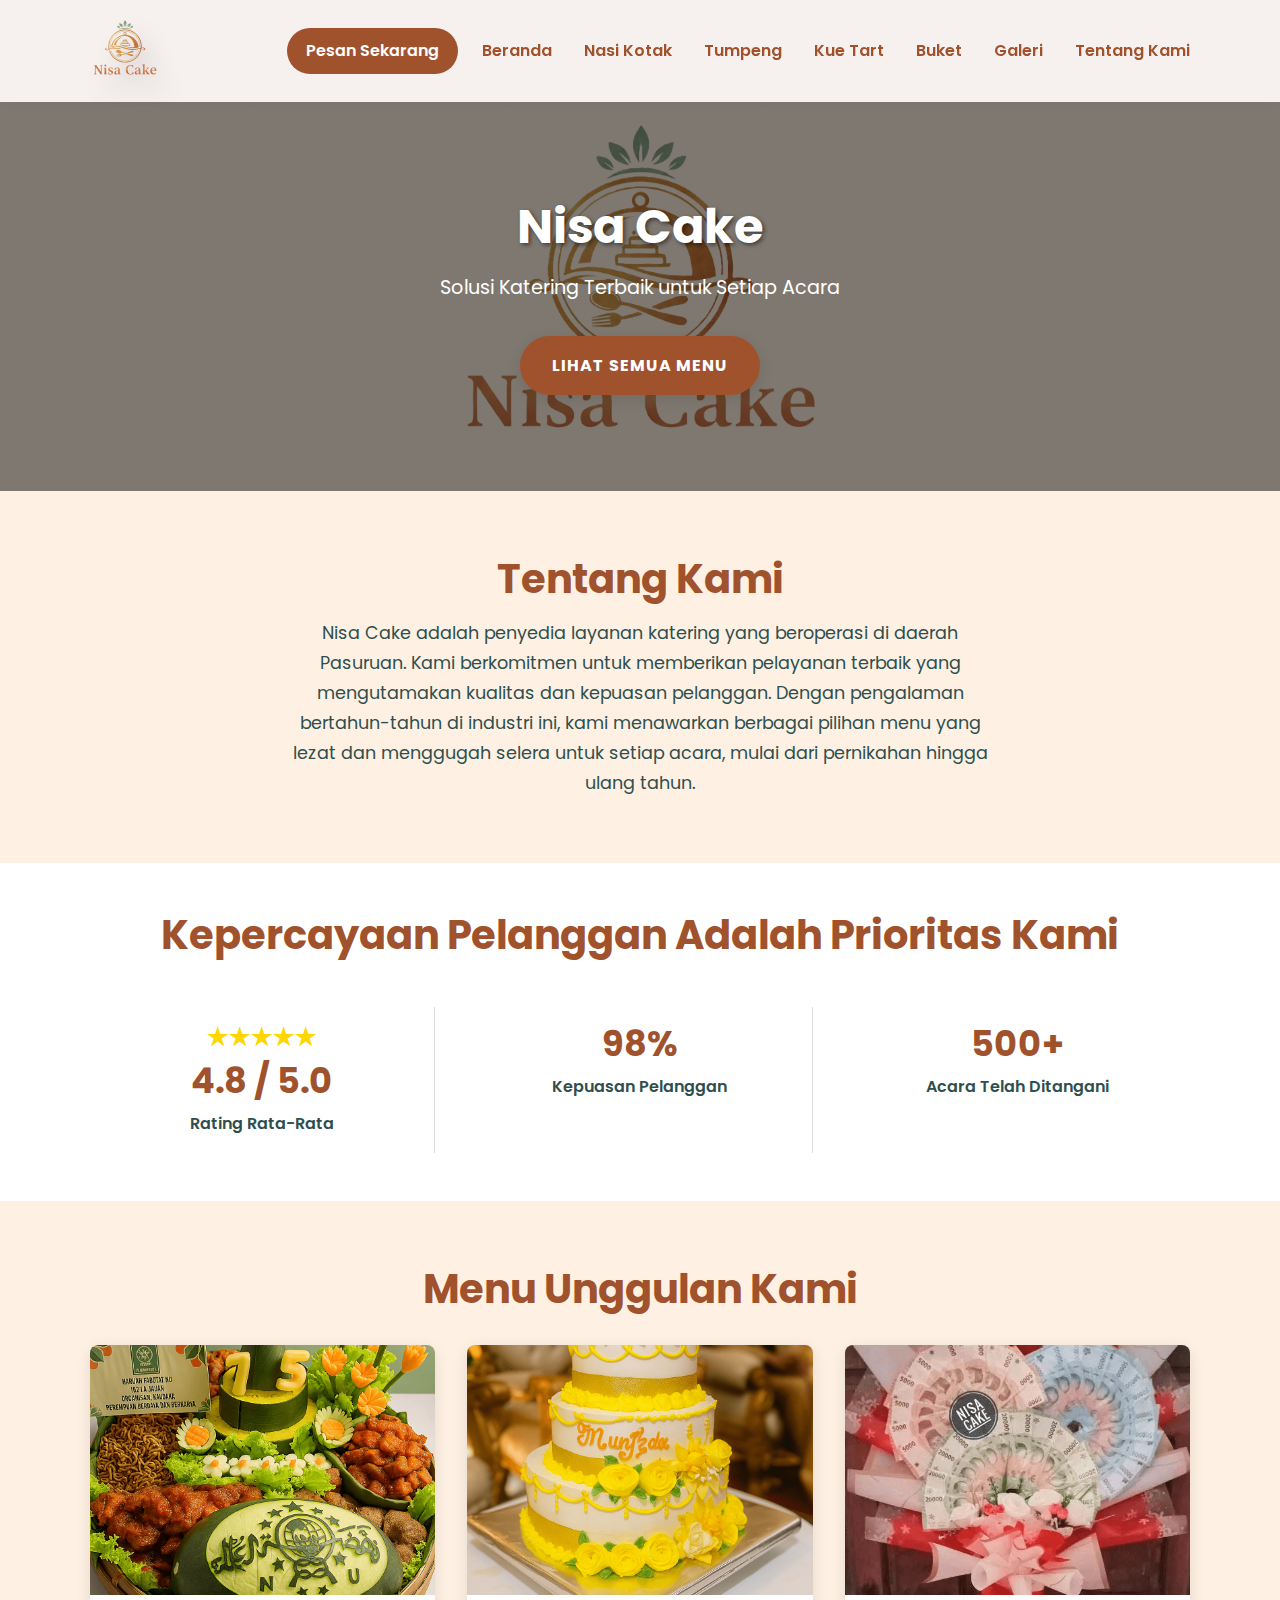
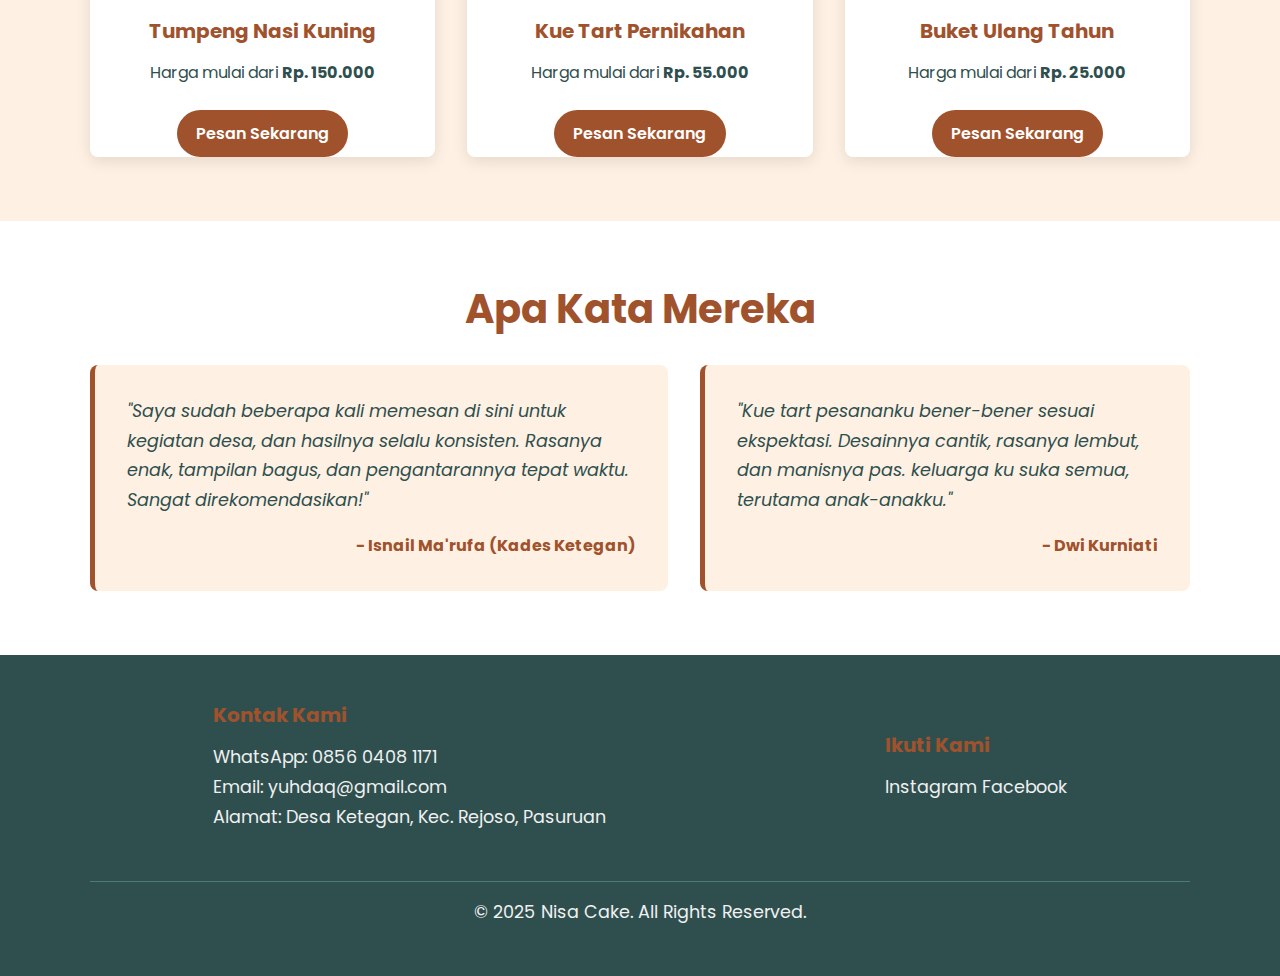
<file: index.html>
<!DOCTYPE html>
<html lang="id">
  <head>
    <meta charset="UTF-8" />
    <meta name="viewport" content="width=device-width, initial-scale=1.0" />
    <title>Nisa Cake - Solusi Katering Terbaik</title>
    <link rel="icon" href="images/favicon.webp" type="image/webp">
    <link rel="apple-touch-icon" href="images/favicon.webp">
    <meta name="description" content="Mengenal lebih dekat Nisa Cake & Katering..." />

    <link rel="stylesheet" href="styles/style.css" />

    <link rel="preconnect" href="https://fonts.googleapis.com" />
    <link rel="preconnect" href="https://fonts.gstatic.com" crossorigin />
    <link
      href="https://fonts.googleapis.com/css2?family=Poppins:wght@400;600;700&display=swap"
      rel="stylesheet"
    />
  </head>
  <body>
    <div id="header-placeholder"></div>

    <main>
      <section id="hero">
        <div class="container">
          <h1>Nisa Cake</h1>
          <p>Solusi Katering Terbaik untuk Setiap Acara</p>
          <a href="halaman-galeri.html" class="cta-button">Lihat Semua Menu</a>
        </div>
      </section>

      <section id="about">
        <div class="container">
          <h2>Tentang Kami</h2>
          <p>
            Nisa Cake adalah penyedia layanan katering yang beroperasi di daerah Pasuruan. Kami berkomitmen untuk memberikan pelayanan terbaik yang mengutamakan
            kualitas dan kepuasan pelanggan. Dengan pengalaman bertahun-tahun di industri ini, kami menawarkan berbagai pilihan menu yang lezat dan menggugah selera untuk setiap acara, mulai dari pernikahan hingga ulang tahun.
          </p>
        </div>
      </section>

      </section>

        <section id="stats">
            <div class="container">
                <h2>Kepercayaan Pelanggan Adalah Prioritas Kami</h2>
                <div class="stats-container">

                    <div class="stat-item">
                        <h3><span class="stars">★★★★★</span> 4.8 / 5.0</h3>
                        <p>Rating Rata-Rata</p>
                    </div>

                    <div class="stat-item">
                        <h3>98%</h3>
                        <p>Kepuasan Pelanggan</p>
                    </div>

                    <div class="stat-item">
                        <h3>500+</h3>
                        <p>Acara Telah Ditangani</p>
                    </div>

                </div>
            </div>
        </section>

      <section id="featured-menu">
        <div class="container">
          <h2>Menu Unggulan Kami</h2>
          <div class="gallery-container">
            <div class="gallery-item">
              <img src="images/produk-unggulan-1.png" alt="Tumpeng Nasi Kuning" />
              <h3>Tumpeng Nasi Kuning</h3>
              <p>Harga mulai dari <strong>Rp. 150.000</strong></p>
                      <a
                        href="https://wa.me/6285604081171?text=Halo,%20saya%20mengunjungi%20website%20Nisa%20Cake%20dan%20ingin%20bertanya%20tentang%20layanan%20katering%20untuk%20acara%20saya.%20Mohon%20informasinya."
                        target="_blank"
                        class="cta-button-header">
                        Pesan Sekarang
                      </a>
            </div>

            <div class="gallery-item">
              <img src="images/produk-unggulan-2.png" alt="Kue Tart Pernikahan" />
              <h3>Kue Tart Pernikahan</h3>
              <p>Harga mulai dari <strong>Rp. 55.000</strong></p>
                      <a
                        href="https://wa.me/6285604081171?text=Halo,%20saya%20mengunjungi%20website%20Nisa%20Cake%20dan%20ingin%20bertanya%20tentang%20layanan%20katering%20untuk%20acara%20saya.%20Mohon%20informasinya."
                        target="_blank"
                        class="cta-button-header">
                        Pesan Sekarang
                      </a>
            </div>

            <div class="gallery-item">
              <img src="images/produk-unggulan-3.png" alt="Buket Ulang Tahun" />
              <h3>Buket Ulang Tahun</h3>
              <p>Harga mulai dari <strong> Rp. 25.000</strong></p>
                      <a
                        href="https://wa.me/6285604081171?text=Halo,%20saya%20mengunjungi%20website%20Nisa%20Cake%20dan%20ingin%20bertanya%20tentang%20layanan%20katering%20untuk%20acara%20saya.%20Mohon%20informasinya."
                        target="_blank"
                        class="cta-button-header">
                        Pesan Sekarang
                      </a>
            </div>
          </div>
        </div>
      </section>

      <section id="testimonials" class="testimonial-section">
        <div class="container">
          <h2>Apa Kata Mereka</h2>
          <div class="testimonial-container">
            <article class="testimonial-card">
              <blockquote>
                "Saya sudah beberapa kali memesan di sini untuk kegiatan desa, dan hasilnya selalu konsisten. Rasanya enak, tampilan bagus, dan pengantarannya tepat waktu. Sangat direkomendasikan!"
              </blockquote>
              <p class="author">- Isnail Ma'rufa (Kades Ketegan)</p>
            </article>

            <article class="testimonial-card">
              <blockquote>
                "Kue tart pesananku bener-bener sesuai ekspektasi. Desainnya cantik, rasanya lembut, dan manisnya pas. keluarga ku suka semua, terutama anak-anakku."
              </blockquote>
              <p class="author">- Dwi Kurniati</p>
            </article>
          </div>
        </div>
      </section>
    </main>

    <div id="footer-placeholder"></div>

    <script src="script.js"></script>
  </body>
</html>
</file>
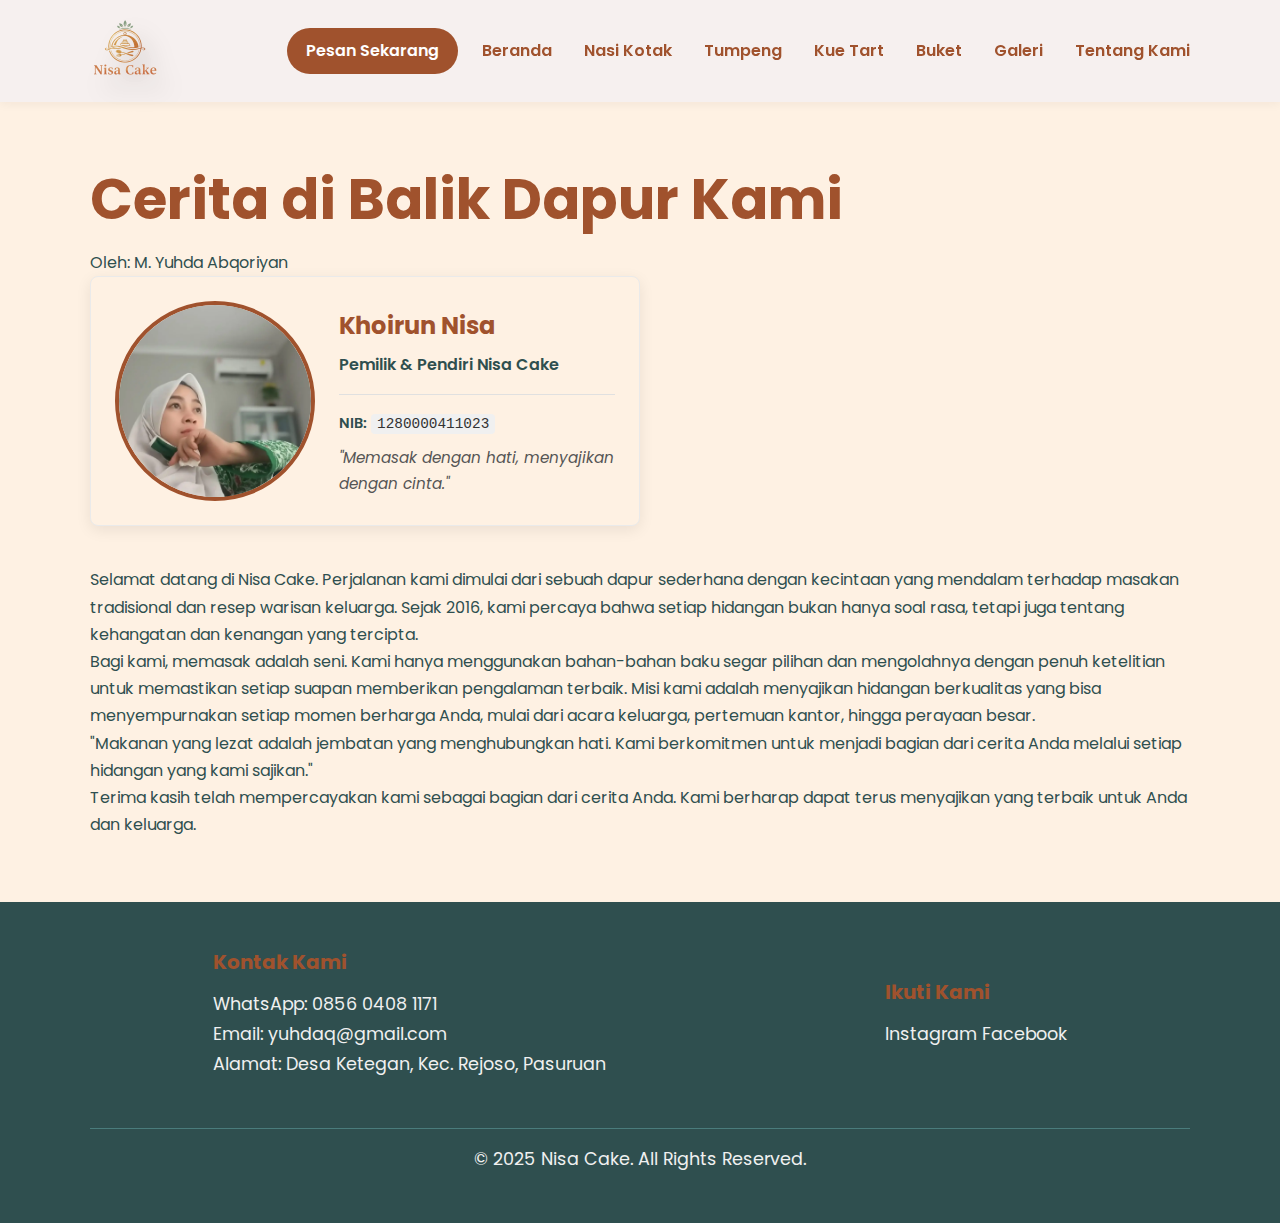
<file: about.html>
<!DOCTYPE html>
<html lang="id">
  <head>
    <meta charset="UTF-8" />
    <meta name="viewport" content="width=device-width, initial-scale=1.0" />
    <title>Nisa Cake - Solusi Katering Terbaik</title>
    <link rel="icon" href="images/favicon.webp" type="image/webp">
    <link rel="apple-touch-icon" href="images/favicon.webp">
    <meta name="description" content="Mengenal lebih dekat Nisa Cake & Katering..." />

    <link rel="stylesheet" href="styles/style.css" />

    <link rel="preconnect" href="https://fonts.googleapis.com" />
    <link rel="preconnect" href="https://fonts.gstatic.com" crossorigin />
    <link
      href="https://fonts.googleapis.com/css2?family=Poppins:wght@400;600;700&display=swap"
      rel="stylesheet"
    />
  </head>
  <body>
    <div id="header-placeholder"></div>

    <main>
        <section id="profile-page">
            <div class="container">
                <div class="profile-layout">

                  <h1 class="profile-title">Cerita di Balik Dapur Kami</h1>
                  <p class="profile-subtitle">Oleh: M. Yuhda Abqoriyan</p>

                  <div class="profile-card">
                      <div class="card-photo">
                          <img src="images/profil.webp" alt="Khoirun Nisa">
                      </div>
                      <div class="card-info">
                          <h4>Khoirun Nisa</h4>
                          <p class="card-title">Pemilik & Pendiri Nisa Cake</p>
                          <hr class="card-divider">
                          <p class="card-id">
                              <span>NIB:</span>
                              <code>1280000411023</code>
                          </p>
                          <p class="card-motto">"Memasak dengan hati, menyajikan dengan cinta."</p>
                      </div>
                  </div>

                    <div class="profile-text-container">

                        <p>Selamat datang di Nisa Cake. Perjalanan kami dimulai dari sebuah dapur sederhana dengan kecintaan yang mendalam terhadap masakan tradisional dan resep warisan keluarga. Sejak 2016, kami percaya bahwa setiap hidangan bukan hanya soal rasa, tetapi juga tentang kehangatan dan kenangan yang tercipta.</p>

                        <p>Bagi kami, memasak adalah seni. Kami hanya menggunakan bahan-bahan baku segar pilihan dan mengolahnya dengan penuh ketelitian untuk memastikan setiap suapan memberikan pengalaman terbaik. Misi kami adalah menyajikan hidangan berkualitas yang bisa menyempurnakan setiap momen berharga Anda, mulai dari acara keluarga, pertemuan kantor, hingga perayaan besar.</p>

                        <blockquote>
                            "Makanan yang lezat adalah jembatan yang menghubungkan hati. Kami berkomitmen untuk menjadi bagian dari cerita Anda melalui setiap hidangan yang kami sajikan."
                        </blockquote>

                        <p>Terima kasih telah mempercayakan kami sebagai bagian dari cerita Anda. Kami berharap dapat terus menyajikan yang terbaik untuk Anda dan keluarga.</p>
                    </div>

                </div>
            </div>
        </section>
    </main>

    <div id="footer-placeholder"></div>
    <script src="script.js"></script>
  </body>
</html>
</file>
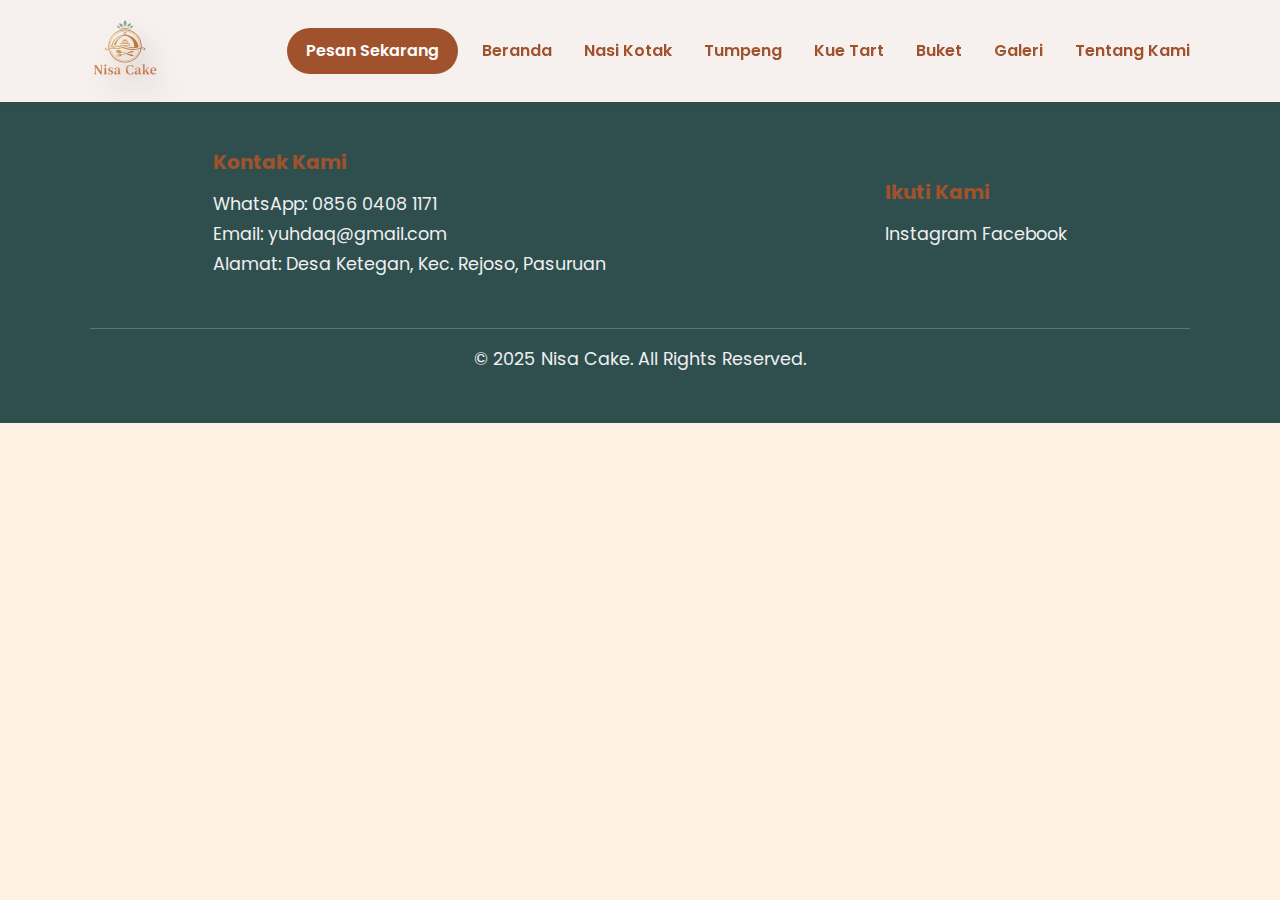
<file: halaman-buket.html>
<!DOCTYPE html>
<html lang="id">
  <head>
    <meta charset="UTF-8" />
    <meta name="viewport" content="width=device-width, initial-scale=1.0" />
    <title>Nisa Cake - Solusi Katering Terbaik</title>
    <link rel="icon" href="images/favicon.webp" type="image/webp">
    <link rel="apple-touch-icon" href="images/favicon.webp">
    <meta name="description" content="Mengenal lebih dekat Nisa Cake & Katering..." />

    <link rel="stylesheet" href="styles/style.css" />

    <link rel="preconnect" href="https://fonts.googleapis.com" />
    <link rel="preconnect" href="https://fonts.gstatic.com" crossorigin />
    <link
      href="https://fonts.googleapis.com/css2?family=Poppins:wght@400;600;700&display=swap"
      rel="stylesheet"
    />
  </head>
  <body>
    <div id="header-placeholder"></div>

    

    <div id="footer-placeholder"></div>
    <script src="script.js"></script>
  </body>
</html>
</file>
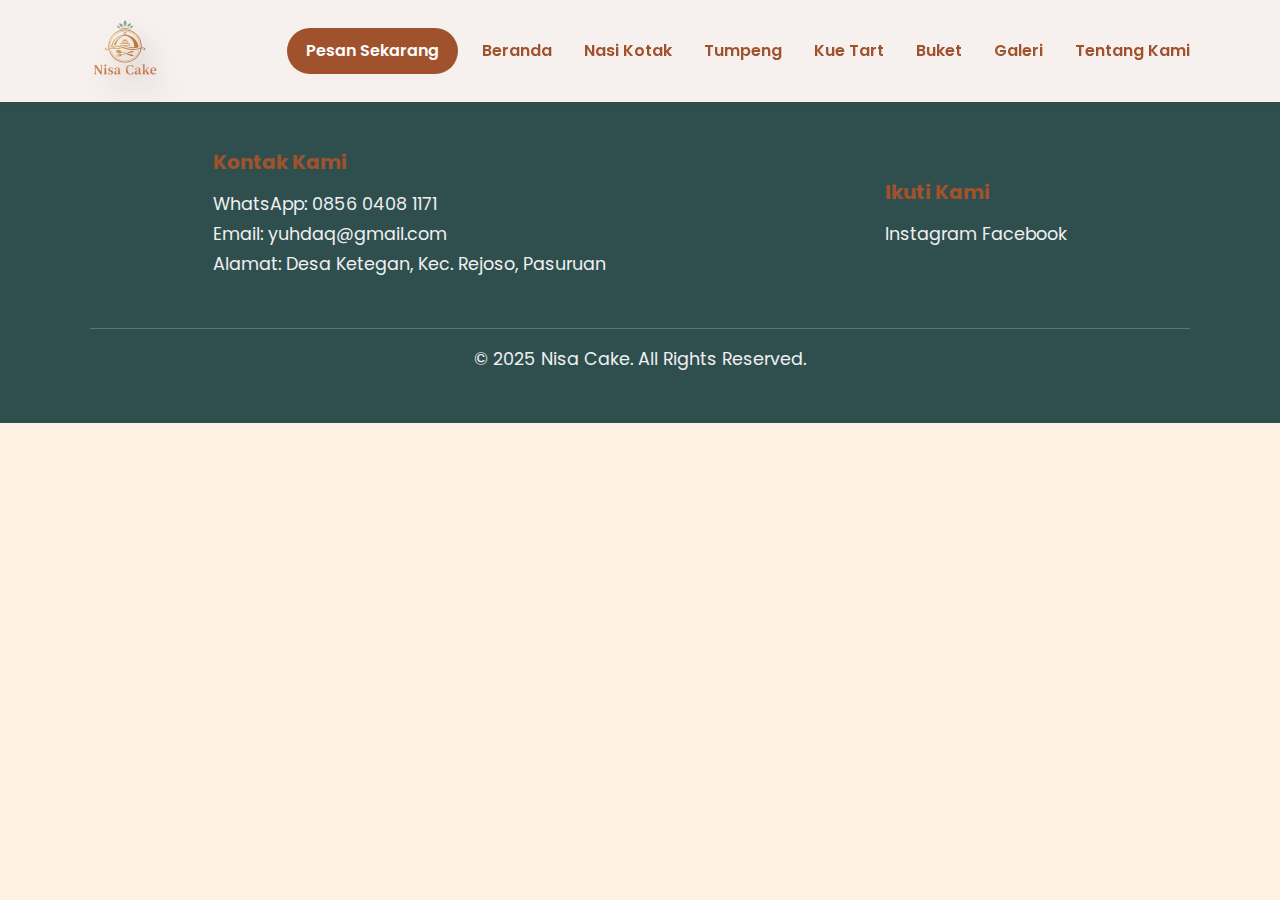
<file: halaman-galeri.html>
<!DOCTYPE html>
<html lang="id">
  <head>
    <meta charset="UTF-8" />
    <meta name="viewport" content="width=device-width, initial-scale=1.0" />
    <title>Nisa Cake - Solusi Katering Terbaik</title>
    <link rel="icon" href="images/favicon.webp" type="image/webp">
    <link rel="apple-touch-icon" href="images/favicon.webp">
    <meta name="description" content="Mengenal lebih dekat Nisa Cake & Katering..." />

    <link rel="stylesheet" href="styles/style.css" />

    <link rel="preconnect" href="https://fonts.googleapis.com" />
    <link rel="preconnect" href="https://fonts.gstatic.com" crossorigin />
    <link
      href="https://fonts.googleapis.com/css2?family=Poppins:wght@400;600;700&display=swap"
      rel="stylesheet"
    />
  </head>
  <body>
    <div id="header-placeholder"></div>



    <div id="footer-placeholder"></div>
    <script src="script.js"></script>
  </body>
</html>
</file>
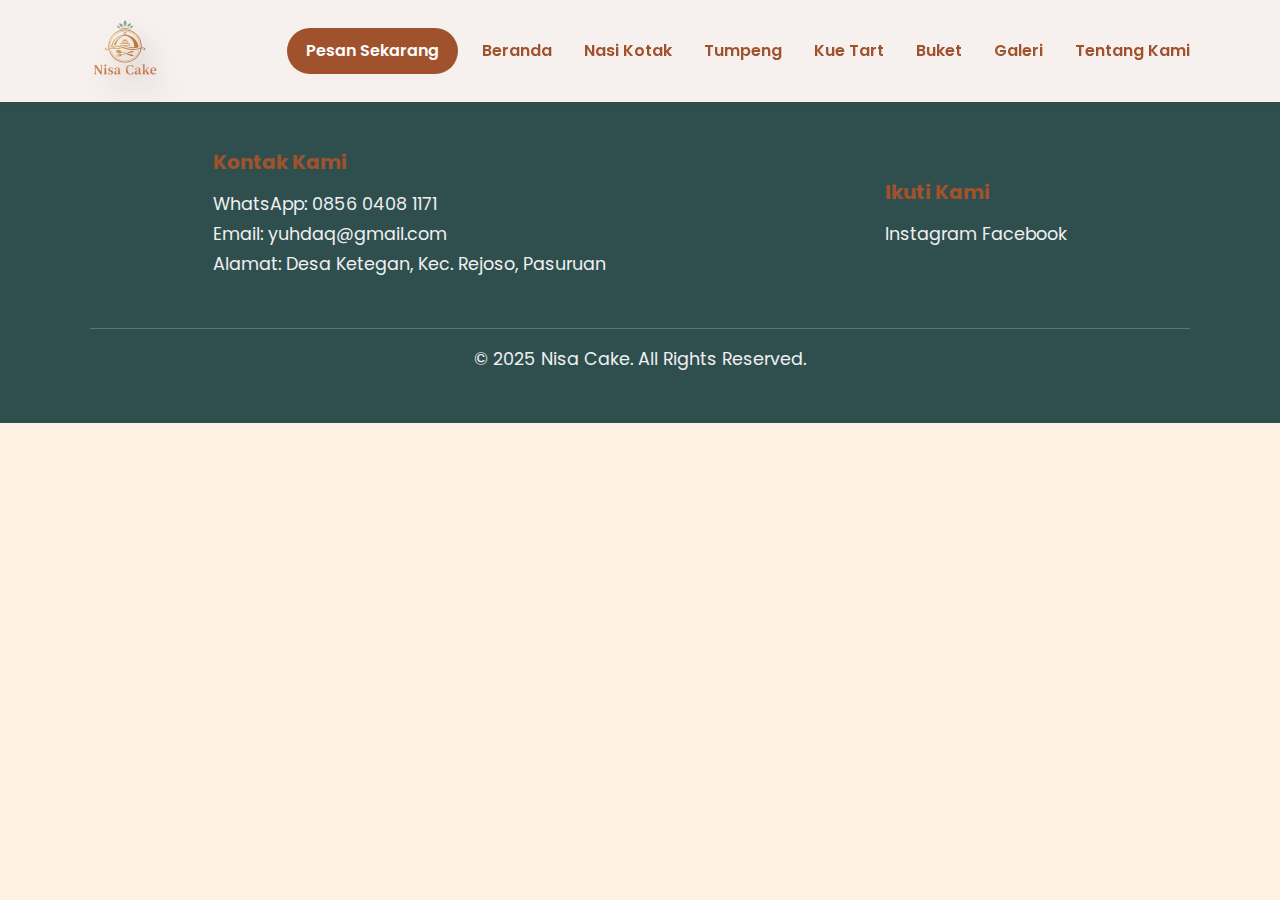
<file: halaman-kue-tart.html>
<!DOCTYPE html>
<html lang="id">
  <head>
    <meta charset="UTF-8" />
    <meta name="viewport" content="width=device-width, initial-scale=1.0" />
    <title>Nisa Cake - Solusi Katering Terbaik</title>
    <link rel="icon" href="images/favicon.webp" type="image/webp">
    <link rel="apple-touch-icon" href="images/favicon.webp">
    <meta name="description" content="Mengenal lebih dekat Nisa Cake & Katering..." />

    <link rel="stylesheet" href="styles/style.css" />

    <link rel="preconnect" href="https://fonts.googleapis.com" />
    <link rel="preconnect" href="https://fonts.gstatic.com" crossorigin />
    <link
      href="https://fonts.googleapis.com/css2?family=Poppins:wght@400;600;700&display=swap"
      rel="stylesheet"
    />
  </head>
  <body>
    <div id="header-placeholder"></div>



    <div id="footer-placeholder"></div>

    <script src="script.js"></script>
  </body>
</html>
</file>
<file: styles/style.css>
/* ==========================================================================
   Fase 2: Desain & Estetika (CSS) - Katering Website
   ========================================================================== */

/* --------------------------------------------------
   1. Pengaturan Global & Variabel (Global Styles & Variables)
   -------------------------------------------------- */

/* Variabel untuk Warna dan Font (mudah diubah) */
:root {
  --primary-color: #a0522d; /* Warna utama (Sienna - coklat hangat) */
  --secondary-color: #2f4f4f; /* Warna sekunder (Dark Slate Gray - untuk teks) */
  --background-color: #fef1e3; /* Warna latar belakang (sedikit krem) */
  --surface-color: #ffffff; /* Warna untuk card/kontainer */
  --accent-color: #ffd700; /* Warna aksen (Gold - untuk highlight) */

  --font-primary: "Poppins", sans-serif;
  --box-shadow: 0 4px 15px rgba(0, 0, 0, 0.1);
  --border-radius: 8px;
  --transition-speed: 0.3s;
}

/* CSS Reset Sederhana */
*,
*::before,
*::after {
  box-sizing: border-box;
  margin: 0;
  padding: 0;
}

html {
  scroll-behavior: smooth;
}

body {
  font-family: var(--font-primary);
  line-height: 1.7;
  background-color: var(--background-color);
  color: var(--secondary-color);
}

img {
  max-width: 100%;
  display: block;
}

h1,
h2,
h3 {
  line-height: 1.2;
  margin-bottom: 1rem;
  color: var(--primary-color);
}

h1 {
  font-size: 2.5rem;
}
h2 {
  font-size: 2rem;
  text-align: center;
}
h3 {
  font-size: 1.25rem;
}

a {
  color: var(--primary-color);
  text-decoration: none;
  transition: color var(--transition-speed) ease;
}

a:hover {
  color: var(--accent-color);
}

/* Kontainer utama untuk memusatkan konten */
.container {
  width: 90%;
  max-width: 1100px;
  margin: 0 auto;
}

section {
  padding: 4rem 0;
}

/* --------------------------------------------------
   2. Header & Navigasi
   -------------------------------------------------- */
#main-header {
  background-color: rgba(
    245,
    239,
    239,
    0.9
  ); /* Latar belakang semi-transparan */
  backdrop-filter: blur(50px); /* Efek glassmorphism */
  -webkit-backdrop-filter: blur(50px);
  padding: 1rem 0;
  position: sticky;
  top: 0;
  z-index: 1000;
  width: 100%;
  transition: background-color var(--transition-speed) ease,
    box-shadow var(--transition-speed) ease;
  box-shadow: 0 2px 10px rgba(49, 24, 24, 0.05);
}

/* Tambahkan shadow saat header di-scroll (difungsikan oleh JS nanti) */
#main-header.scrolled {
  background-color: var(--surface-color);
  box-shadow: 0 2px 10px rgba(31, 19, 19, 0.1);
}

#main-header .container {
  display: flex;
  justify-content: space-between;
  align-items: center;
}

.logo img {
  height: 70px;
  transition: transform var(--transition-speed) ease;
  filter: drop-shadow(10px 15px 12px rgba(0, 0, 0, 0.2));
}

.logo img:hover {
  transform: scale(1.05);
}

/* Navigasi disembunyikan di mobile (lihat media query untuk tampilan desktop) */
.main-nav {
  display: none;
}

.main-nav ul {
  list-style: none;
  display: flex;
  gap: 2rem; /* Jarak antar menu lebih besar */
}

.main-nav a {
  font-weight: 600;
  position: relative; /* Diperlukan untuk pseudo-element ::after */
  padding-bottom: 8px;
}

/* Efek garis bawah yang muncul saat hover */
.main-nav a::after {
  content: "";
  position: absolute;
  bottom: 0;
  left: 0;
  width: 0;
  height: 2px;
  background-color: var(--primary-color);
  transition: width var(--transition-speed) ease;
}

.main-nav a:hover::after {
  width: 90%;
}

.header-cta {
  display: flex;
  align-items: center;
  gap: 1.5rem;
}

.cta-button-header {
  display: block;
  background-color: var(--primary-color);
  color: white;
  padding: 0.6rem 1.2rem;
  border-radius: 50px;
  font-weight: 600;
  transition: transform var(--transition-speed) ease,
    background-color var(--transition-speed) ease;
}

.cta-button-header:hover {
  background-color: #c56535;
  color: white;
  transform: scale(1.05);
}

/* Styling Hamburger Menu (tampil di mobile) */
.hamburger-menu {
  display: flex;
  flex-direction: column;
  justify-content: space-around;
  width: 2rem;
  height: 2rem;
  background: transparent;
  border: none;
  cursor: pointer;
  padding: 0;
  z-index: 10;
}

.hamburger-menu span {
  width: 2rem;
  height: 3px;
  background: var(--primary-color);
  border-radius: 10px;
  transition: all 0.3s linear;
  position: relative;
  transform-origin: 1px;
}

/* --------------------------------------------------
   3. Bagian Hero
   -------------------------------------------------- */
#hero {
  background-image: linear-gradient(rgba(0, 0, 0, 0.5), rgba(0, 0, 0, 0.5)),
    url("../images/logo.webp");
  background-size: contain;
  background-repeat: no-repeat;
  background-position: center;
  color: white;
  text-align: center;
  padding: 6rem 0;
}

#hero h1 {
  color: white;
  font-size: 3rem;
  text-shadow: 2px 2px 4px rgba(0, 0, 0, 0.5);
}

#hero p {
  font-size: 1.2rem;
  margin-bottom: 2rem;
  max-width: 600px;
  margin-left: auto;
  margin-right: auto;
  text-align: center;
}

#about p {
  max-width: 700px;
  margin: 1rem auto 0 auto;
  font-size: 1.1rem;
  color: var(--secondary-color);
  text-align: center;
}

.cta-button {
  display: inline-block;
  background-color: var(--primary-color);
  color: white;
  padding: 1rem 2rem;
  border-radius: 50px;
  font-weight: 700;
  text-transform: uppercase;
  letter-spacing: 1px;
  box-shadow: var(--box-shadow);
  transition: transform var(--transition-speed) ease,
    background-color var(--transition-speed) ease;
}

.cta-button:hover {
  background-color: #c56535;
  color: white;
  transform: translateY(-3px);
}

/* --------------------------------------------------
   4. Bagian Menu Unggulan (Galeri)
   -------------------------------------------------- */
.gallery-container {
  display: grid;
  grid-template-columns: 1fr; /* 1 kolom di mobile (default) */
  gap: 2rem;
  margin-top: 2rem;
}

.gallery-item {
  background-color: var(--surface-color);
  border-radius: var(--border-radius);
  box-shadow: var(--box-shadow);
  overflow: hidden;
  text-align: center;
  transition: transform var(--transition-speed) ease;
}

.gallery-item:hover {
  transform: translateY(-10px);
}

.gallery-item img {
  width: 100%;
  height: 250px;
  object-fit: cover;
}

.gallery-item h3 {
  margin-top: 1.5rem;
}

.gallery-item p {
  padding: 0 1.5rem;
  margin-bottom: 1.5rem;
}

.order-button {
  display: inline-block;
  width: calc(100% - 3rem);
  padding: 0.8rem 1rem;
  margin-bottom: 1.5rem;
  background-color: var(--secondary-color);
  color: white;
  border: none;
  border-radius: var(--border-radius);
  cursor: pointer;
  font-weight: 600;
  transition: background-color var(--transition-speed) ease;
}

.order-button:hover {
  background-color: #4a7c7c;
}

/* --------------------------------------------------
   5. Bagian Testimoni
   -------------------------------------------------- */
#testimonials {
  background-color: var(--surface-color);
}

.testimonial-container {
  display: flex;
  flex-direction: column; /* Tampilan default di mobile */
  gap: 2rem;
  margin-top: 2rem;
}

.testimonial-card {
  background-color: var(--background-color);
  padding: 2rem;
  border-radius: var(--border-radius);
  border-left: 5px solid var(--primary-color);
}

.testimonial-card blockquote {
  font-style: italic;
  margin-bottom: 1rem;
  font-size: 1.1rem;
}

.testimonial-card .author {
  font-weight: 700;
  text-align: right;
  color: var(--primary-color);
}

/* --------------------------------------------------
   6. Footer
   -------------------------------------------------- */
footer {
  background-color: var(--secondary-color);
  color: #f0f0f0;
  padding: 3rem 0;
  font-size: 1.1rem;
}

footer a {
  color: #f0f0f0;
  text-decoration: none;
}

footer a:hover {
  color: var(--accent-color);
  text-decoration: underline;
}

.footer-content {
  display: flex;
  flex-direction: column; /* Tampilan default di mobile */
  gap: 2rem;
  text-align: center;
  align-items: center;
}

.footer-section h3 {
  color: var(--accent-color);
  margin-bottom: 1rem;
  font-weight: 700;
}

.footer-section a {
  display: block;
  margin-bottom: 0.5rem;
}

.footer-bottom {
  text-align: center;
  margin-top: 3rem;
  padding-top: 1rem;
  border-top: 1px solid #4a7c7c;
  font-size: 1.1rem;
}

/* ==========================================================================
   7. Bagian Statistik / Rating
   ========================================================================== */

#stats {
  background-color: var(--surface-color);
  padding: 3rem 0;
}

#stats h2 {
  margin-bottom: 3rem;
}

.stats-container {
  display: grid;
  grid-template-columns: repeat(auto-fit, minmax(200px, 1fr));
  gap: 3rem; /* Default (mobile) gap */
  text-align: center;
}

.stat-item {
  padding: 1rem;
}

/* Garis pemisah bawah untuk tampilan mobile (default) */
.stat-item:not(:last-child) {
  border-bottom: 1px solid #ddd;
  padding-bottom: 2rem;
}

.stat-item h3 {
  font-size: 2.2rem;
  font-weight: 700;
  color: var(--primary-color);
  margin-bottom: 0.5rem;
  display: flex;
  flex-direction: column;
  align-items: center;
  gap: 0.5rem;
}

.stat-item .stars {
  font-size: 1.5rem;
  color: var(--accent-color);
}

.stat-item p {
  font-size: 1rem;
  color: var(--secondary-color);
  font-weight: 600;
}

/* ==========================================================================
   8. Halaman Profil
   ========================================================================== */

.profile-card {
  display: flex;
  align-items: center;
  background-color: var(--background-color);
  border-radius: var(--border-radius);
  padding: 1.5rem;
  margin-bottom: 2.5rem;
  box-shadow: 0 4px 15px rgba(0, 0, 0, 0.08);
  border: 1px solid #eaeaea;
  max-width: 550px;
}

.card-photo {
  flex-shrink: 0;
  margin-right: 1.5rem;
}

.card-photo img {
  width: 200px;
  height: 200px;
  object-fit: cover;
  border-radius: 50%;
  border: 4px solid var(--primary-color);
}

.card-info {
  flex-grow: 1;
}

.card-info h4 {
  margin: 0 0 0.25rem 0;
  font-size: 1.5rem;
  color: var(--primary-color);
}

.card-info .card-title {
  margin: 0;
  font-weight: 600;
  color: var(--secondary-color);
}

.card-divider {
  border: 0;
  height: 1px;
  background-color: #e0e0e0;
  margin: 1rem 0;
}

.card-info .card-id {
  margin: 0 0 0.5rem 0;
  font-size: 0.9rem;
}

.card-info .card-id span {
  font-weight: 600;
  color: var(--secondary-color);
}

.card-info .card-id code {
  font-family: "Courier New", Courier, monospace;
  background-color: #f0f0f0;
  padding: 2px 6px;
  border-radius: 4px;
  color: #333;
}

.card-info .card-motto {
  margin: 0;
  font-style: italic;
  font-size: 0.95rem;
  color: #555;
}

/* ==========================================================================
   9. Media Queries (Konsolidasi)
   ========================================================================== */

/* --------------------------------------------------
   Mobile Kecil (Contoh: Kartu profil)
   -------------------------------------------------- */
@media (max-width: 576px) {
  .profile-card {
    flex-direction: column; /* Ubah jadi vertikal */
    text-align: center;
  }
  .card-photo {
    margin-right: 0;
    margin-bottom: 1rem;
  }
}

/* --------------------------------------------------
   Tablet (Mulai dari 768px)
   -------------------------------------------------- */
@media (min-width: 768px) {
  h1 {
    font-size: 3.5rem;
  }
  h2 {
    font-size: 2.5rem;
  }

  .gallery-container {
    grid-template-columns: repeat(2, 1fr); /* 2 kolom di tablet */
  }

  .testimonial-container {
    flex-direction: row; /* Testimoni berdampingan */
  }

  .footer-content {
    flex-direction: row;
    justify-content: space-around;
    text-align: left;
  }

  /* Perbaikan Logika Stats: hapus border bawah, ganti ke border kanan */
  .stats-container {
    gap: 2rem; /* Kembalikan gap desktop */
  }
  .stat-item:not(:last-child) {
    border-bottom: none; /* Hapus border mobile */
    padding-bottom: 1rem; /* Kembalikan padding default */
    border-right: 1px solid #ddd; /* Tambah border desktop */
  }
}

/* --------------------------------------------------
   Navigasi Mobile Dropdown (Aktif)
   (Ini menggunakan max-width karena menargetkan layar *sebelum* desktop)
   -------------------------------------------------- */
@media (max-width: 1023px) {
  .main-nav {
    display: flex; /* Ubah dari display: none */
    position: absolute;
    top: 100%; /* Posisi persis di bawah header */
    left: 0;
    width: 100%;
    background-color: var(--surface-color);
    box-shadow: 0 4px 10px rgba(0, 0, 0, 0.1);

    /* Sembunyikan menu di luar layar */
    transform: translateY(-150%);
    opacity: 0;
    pointer-events: none; /* Tidak bisa diklik saat tersembunyi */

    transition: transform 0.4s ease-in-out, opacity 0.4s ease-in-out;
  }

  .main-nav.is-active {
    /* Tampilkan menu saat class 'is-active' ada */
    transform: translateY(0);
    opacity: 1;
    pointer-events: auto; /* Bisa diklik saat muncul */
  }

  .main-nav ul {
    flex-direction: column; /* Ubah menu jadi vertikal */
    width: 100%;
    padding: 1rem 0;
  }

  .main-nav li {
    text-align: center;
  }

  .main-nav a {
    display: block;
    padding: 1rem;
    width: 100%;
  }

  .main-nav a:hover {
    background-color: var(--background-color);
    color: var(--primary-color);
  }

  /* Animasi untuk tombol hamburger menjadi 'X' */
  .hamburger-menu.is-active span:nth-child(1) {
    transform: rotate(45deg) translate(5px, 5px);
  }

  .hamburger-menu.is-active span:nth-child(2) {
    opacity: 0;
  }

  .hamburger-menu.is-active span:nth-child(3) {
    transform: rotate(-45deg) translate(7px, -6px);
  }
}

/* --------------------------------------------------
   Desktop (Mulai dari 1024px)
   -------------------------------------------------- */
@media (min-width: 1024px) {
  .main-nav {
    display: block; /* Tampilkan navigasi di desktop */
    /* Reset style mobile jika ada */
    position: static;
    transform: none;
    opacity: 1;
    pointer-events: auto;
    background-color: transparent;
    box-shadow: none;
    width: auto;
  }

  .main-nav ul {
    flex-direction: row;
    padding: 0;
  }

  .main-nav a {
    display: inline;
    padding: 8px 0; /* Sesuaikan dengan padding-bottom asli */
    width: auto;
  }

  .main-nav a:hover {
    background-color: transparent;
  }

  .cta-button-header {
    display: inline-block; /* Tampilkan tombol CTA di desktop */
  }

  .hamburger-menu {
    display: none; /* Sembunyikan hamburger di desktop */
  }

  .gallery-container {
    grid-template-columns: repeat(3, 1fr); /* 3 kolom di desktop */
  }
}
</file>
